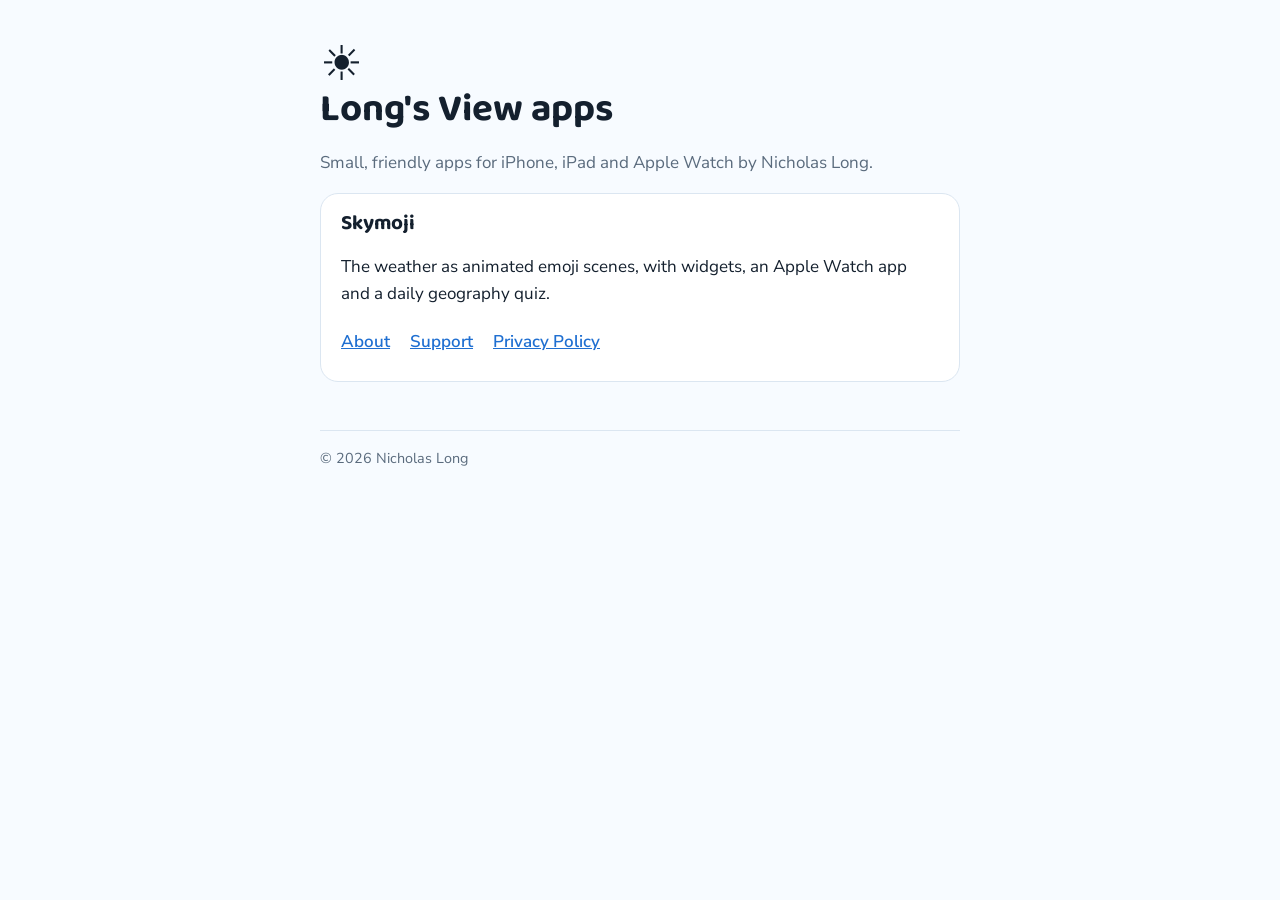
<file: index.html>
<!doctype html>
<html lang="en"><head><meta charset="utf-8"><meta name="viewport" content="width=device-width, initial-scale=1"><link rel="preconnect" href="https://fonts.googleapis.com"><link rel="stylesheet" href="https://fonts.googleapis.com/css2?family=Baloo+2:wght@700&family=Nunito+Sans:wght@400;600;700&display=swap"><link rel="stylesheet" href="/assets/site.css"><title>Long's View apps</title></head>
<body><main>
<div class="mark" aria-hidden="true">☀️</div>
<h1>Long's View apps</h1>
<p class="muted">Small, friendly apps for iPhone, iPad and Apple Watch by Nicholas Long.</p>
<div class="card">
<h2 style="margin-top:0">Skymoji</h2>
<p>The weather as animated emoji scenes, with widgets, an Apple Watch app and a daily geography quiz.</p>
<nav><a href="/skymoji/">About</a><a href="/skymoji/support/">Support</a><a href="/skymoji/privacy/">Privacy Policy</a></nav>
</div>
<footer>© 2026 Nicholas Long</footer>
</main></body></html>
</file>
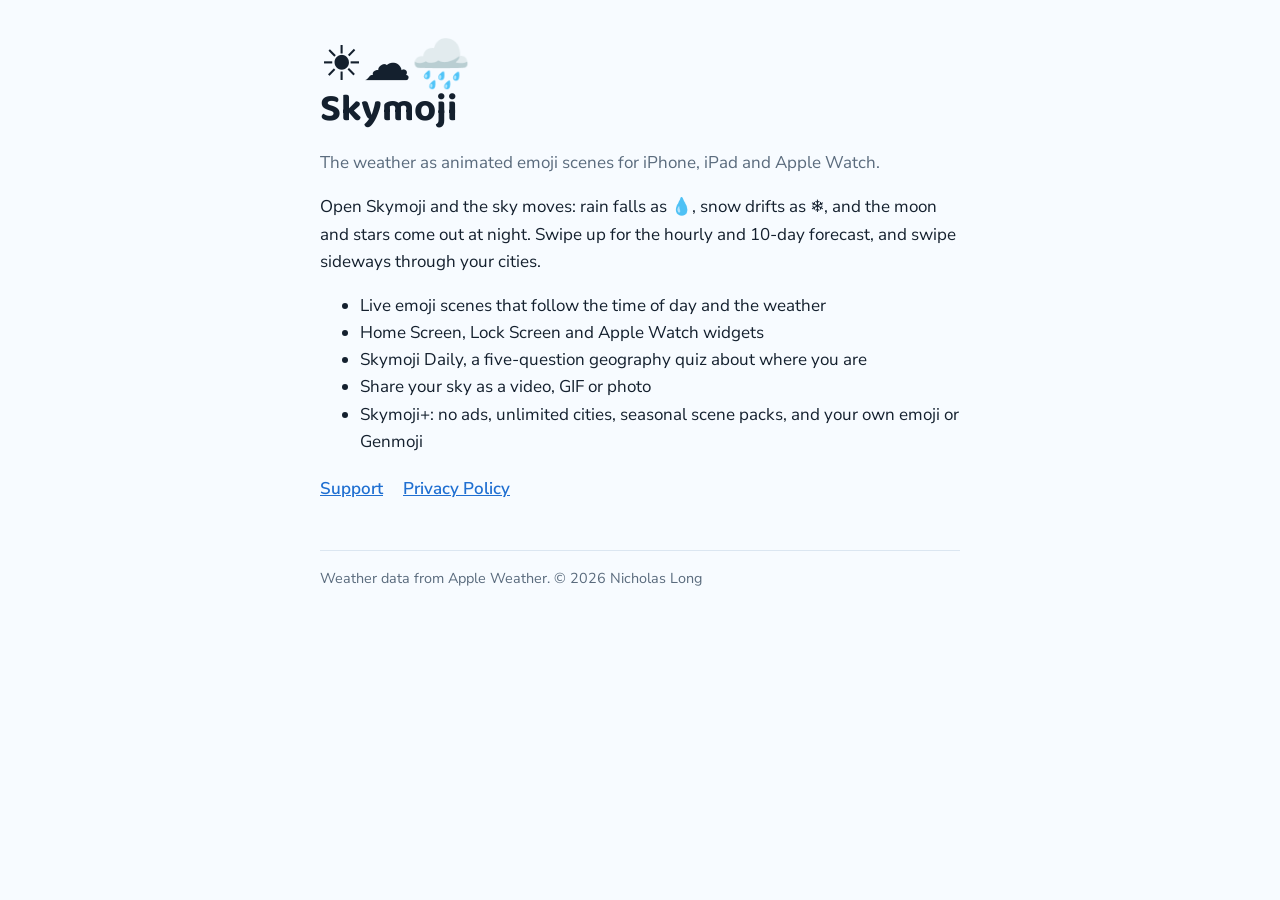
<file: skymoji/index.html>
<!doctype html>
<html lang="en"><head><meta charset="utf-8"><meta name="viewport" content="width=device-width, initial-scale=1"><link rel="preconnect" href="https://fonts.googleapis.com"><link rel="stylesheet" href="https://fonts.googleapis.com/css2?family=Baloo+2:wght@700&family=Nunito+Sans:wght@400;600;700&display=swap"><link rel="stylesheet" href="/assets/site.css"><title>Skymoji</title><meta name="description" content="The weather as animated emoji scenes for iPhone, iPad and Apple Watch."></head>
<body><main>
<div class="mark" aria-hidden="true">☀️☁️🌧️</div>
<h1>Skymoji</h1>
<p class="muted">The weather as animated emoji scenes for iPhone, iPad and Apple Watch.</p>
<p>Open Skymoji and the sky moves: rain falls as 💧, snow drifts as ❄️, and the moon and stars come out at night. Swipe up for the hourly and 10-day forecast, and swipe sideways through your cities.</p>
<ul>
<li>Live emoji scenes that follow the time of day and the weather</li>
<li>Home Screen, Lock Screen and Apple Watch widgets</li>
<li>Skymoji Daily, a five-question geography quiz about where you are</li>
<li>Share your sky as a video, GIF or photo</li>
<li>Skymoji+: no ads, unlimited cities, seasonal scene packs, and your own emoji or Genmoji</li>
</ul>
<nav><a href="/skymoji/support/">Support</a><a href="/skymoji/privacy/">Privacy Policy</a></nav>
<footer>Weather data from Apple Weather. © 2026 Nicholas Long</footer>
</main></body></html>
</file>
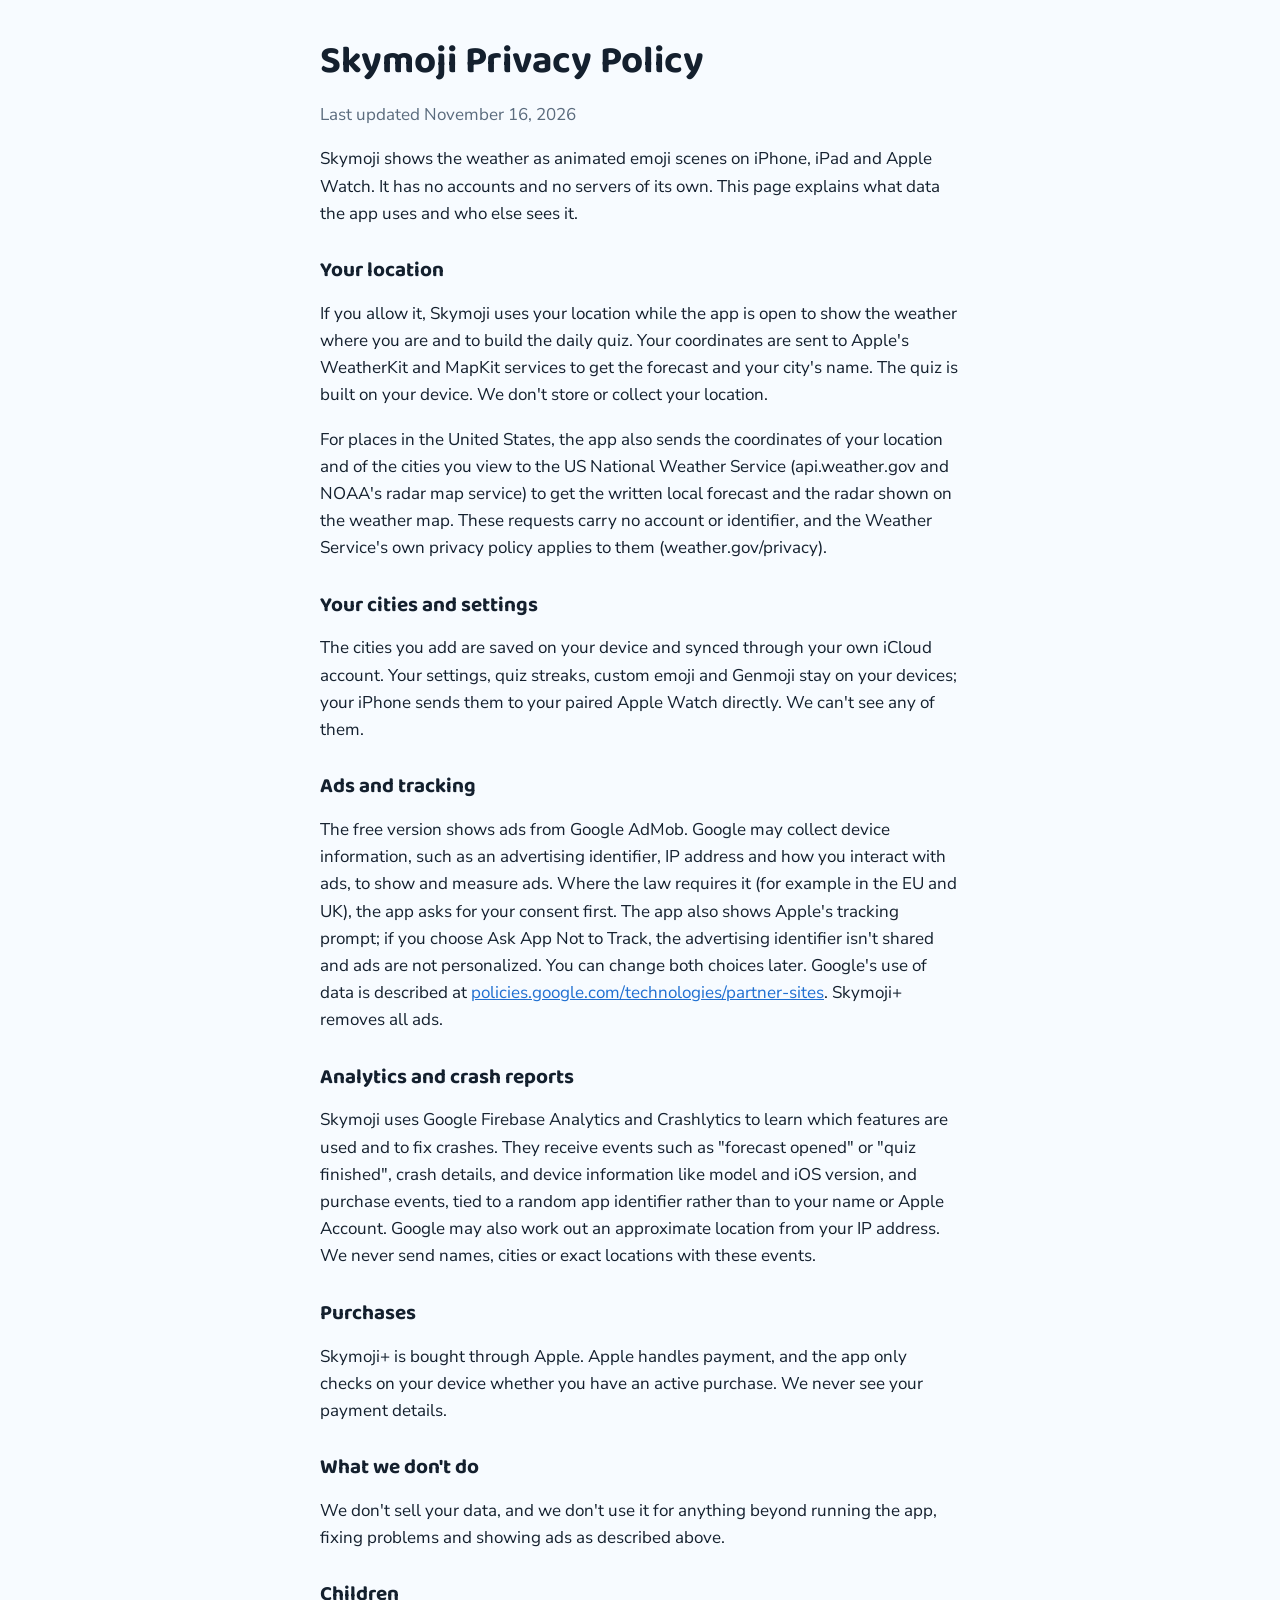
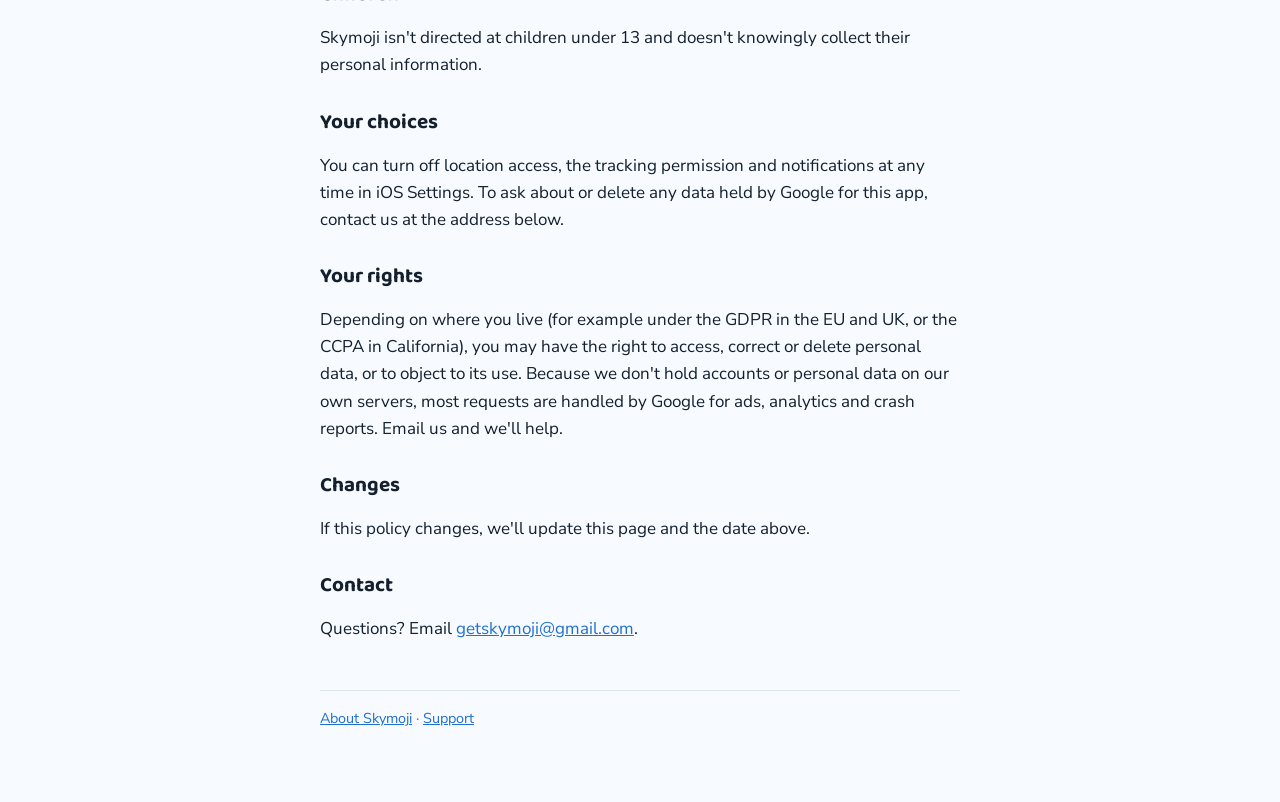
<file: skymoji/privacy/index.html>
<!doctype html>
<html lang="en"><head><meta charset="utf-8"><meta name="viewport" content="width=device-width, initial-scale=1"><link rel="preconnect" href="https://fonts.googleapis.com"><link rel="stylesheet" href="https://fonts.googleapis.com/css2?family=Baloo+2:wght@700&family=Nunito+Sans:wght@400;600;700&display=swap"><link rel="stylesheet" href="/assets/site.css"><title>Skymoji Privacy Policy</title></head>
<body><main>
<h1>Skymoji Privacy Policy</h1>
<p class="muted">Last updated November 16, 2026</p>
<p>Skymoji shows the weather as animated emoji scenes on iPhone, iPad and Apple Watch. It has no accounts and no servers of its own. This page explains what data the app uses and who else sees it.</p>

<h2>Your location</h2>
<p>If you allow it, Skymoji uses your location while the app is open to show the weather where you are and to build the daily quiz. Your coordinates are sent to Apple's WeatherKit and MapKit services to get the forecast and your city's name. The quiz is built on your device. We don't store or collect your location.</p>
<p>For places in the United States, the app also sends the coordinates of your location and of the cities you view to the US National Weather Service (api.weather.gov and NOAA's radar map service) to get the written local forecast and the radar shown on the weather map. These requests carry no account or identifier, and the Weather Service's own privacy policy applies to them (weather.gov/privacy).</p>

<h2>Your cities and settings</h2>
<p>The cities you add are saved on your device and synced through your own iCloud account. Your settings, quiz streaks, custom emoji and Genmoji stay on your devices; your iPhone sends them to your paired Apple Watch directly. We can't see any of them.</p>

<h2>Ads and tracking</h2>
<p>The free version shows ads from Google AdMob. Google may collect device information, such as an advertising identifier, IP address and how you interact with ads, to show and measure ads. Where the law requires it (for example in the EU and UK), the app asks for your consent first. The app also shows Apple's tracking prompt; if you choose Ask App Not to Track, the advertising identifier isn't shared and ads are not personalized. You can change both choices later. Google's use of data is described at <a href="https://policies.google.com/technologies/partner-sites">policies.google.com/technologies/partner-sites</a>. Skymoji+ removes all ads.</p>

<h2>Analytics and crash reports</h2>
<p>Skymoji uses Google Firebase Analytics and Crashlytics to learn which features are used and to fix crashes. They receive events such as "forecast opened" or "quiz finished", crash details, and device information like model and iOS version, and purchase events, tied to a random app identifier rather than to your name or Apple Account. Google may also work out an approximate location from your IP address. We never send names, cities or exact locations with these events.</p>

<h2>Purchases</h2>
<p>Skymoji+ is bought through Apple. Apple handles payment, and the app only checks on your device whether you have an active purchase. We never see your payment details.</p>

<h2>What we don't do</h2>
<p>We don't sell your data, and we don't use it for anything beyond running the app, fixing problems and showing ads as described above.</p>

<h2>Children</h2>
<p>Skymoji isn't directed at children under 13 and doesn't knowingly collect their personal information.</p>

<h2>Your choices</h2>
<p>You can turn off location access, the tracking permission and notifications at any time in iOS Settings. To ask about or delete any data held by Google for this app, contact us at the address below.</p>

<h2>Your rights</h2>
<p>Depending on where you live (for example under the GDPR in the EU and UK, or the CCPA in California), you may have the right to access, correct or delete personal data, or to object to its use. Because we don't hold accounts or personal data on our own servers, most requests are handled by Google for ads, analytics and crash reports. Email us and we'll help.</p>

<h2>Changes</h2>
<p>If this policy changes, we'll update this page and the date above.</p>

<h2>Contact</h2>
<p>Questions? Email <a href="mailto:getskymoji@gmail.com">getskymoji@gmail.com</a>.</p>
<footer><a href="/skymoji/">About Skymoji</a> · <a href="/skymoji/support/">Support</a></footer>
</main></body></html>
</file>
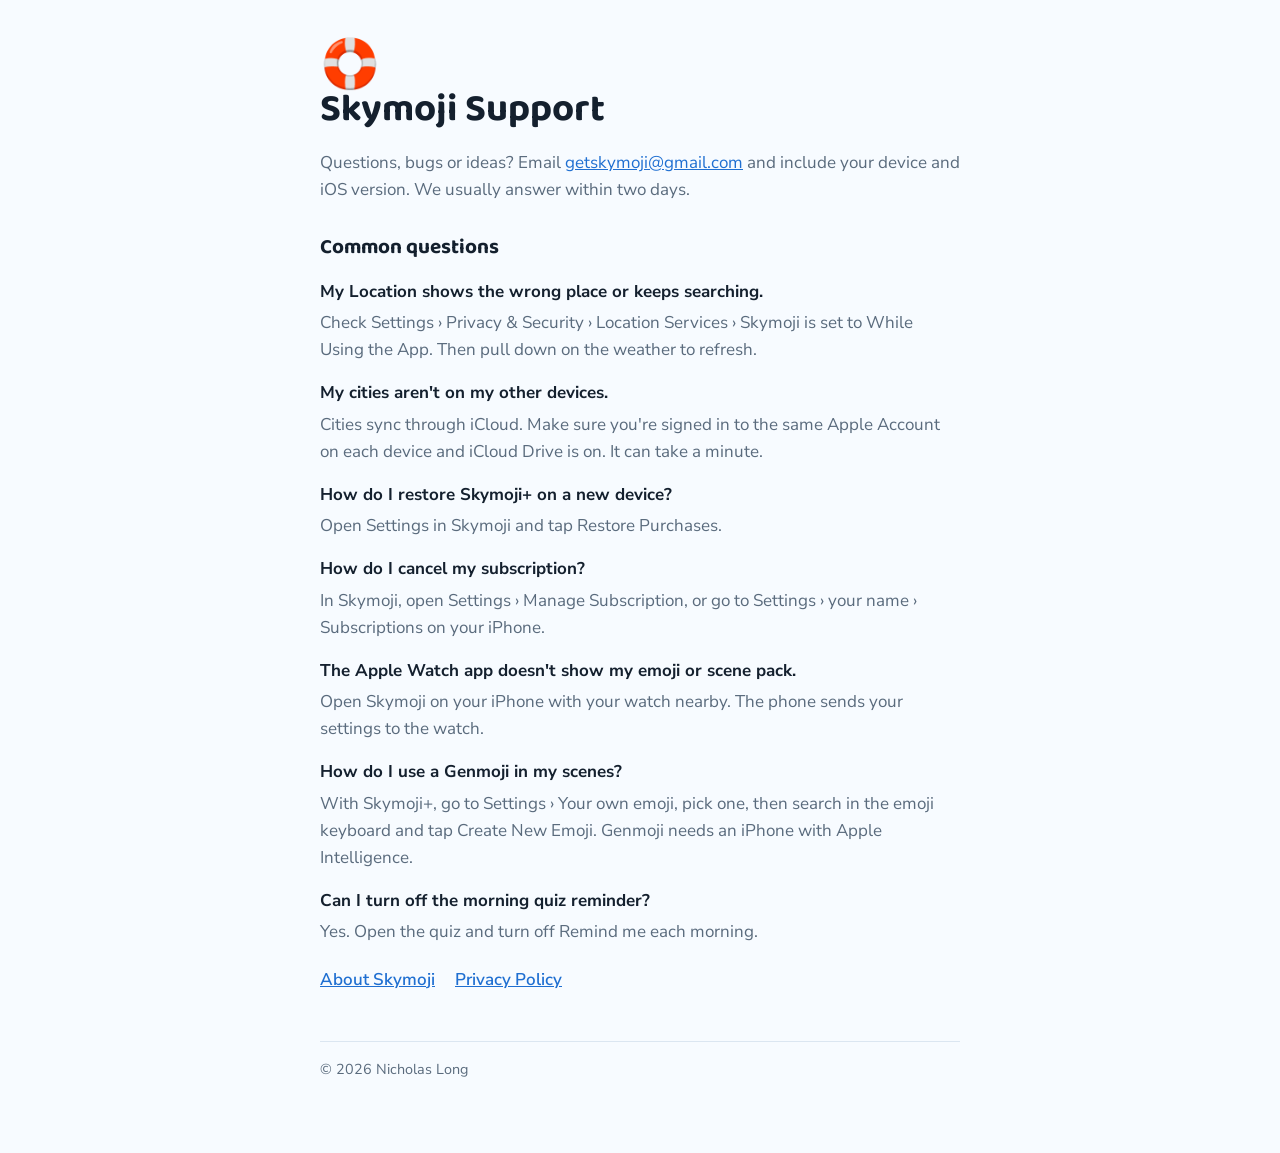
<file: skymoji/support/index.html>
<!doctype html>
<html lang="en"><head><meta charset="utf-8"><meta name="viewport" content="width=device-width, initial-scale=1"><link rel="preconnect" href="https://fonts.googleapis.com"><link rel="stylesheet" href="https://fonts.googleapis.com/css2?family=Baloo+2:wght@700&family=Nunito+Sans:wght@400;600;700&display=swap"><link rel="stylesheet" href="/assets/site.css"><title>Skymoji Support</title></head>
<body><main>
<div class="mark" aria-hidden="true">🛟</div>
<h1>Skymoji Support</h1>
<p class="muted">Questions, bugs or ideas? Email <a href="mailto:getskymoji@gmail.com">getskymoji@gmail.com</a> and include your device and iOS version. We usually answer within two days.</p>
<h2>Common questions</h2>
<dl>
<dt>My Location shows the wrong place or keeps searching.</dt>
<dd>Check Settings › Privacy &amp; Security › Location Services › Skymoji is set to While Using the App. Then pull down on the weather to refresh.</dd>
<dt>My cities aren't on my other devices.</dt>
<dd>Cities sync through iCloud. Make sure you're signed in to the same Apple Account on each device and iCloud Drive is on. It can take a minute.</dd>
<dt>How do I restore Skymoji+ on a new device?</dt>
<dd>Open Settings in Skymoji and tap Restore Purchases.</dd>
<dt>How do I cancel my subscription?</dt>
<dd>In Skymoji, open Settings › Manage Subscription, or go to Settings › your name › Subscriptions on your iPhone.</dd>
<dt>The Apple Watch app doesn't show my emoji or scene pack.</dt>
<dd>Open Skymoji on your iPhone with your watch nearby. The phone sends your settings to the watch.</dd>
<dt>How do I use a Genmoji in my scenes?</dt>
<dd>With Skymoji+, go to Settings › Your own emoji, pick one, then search in the emoji keyboard and tap Create New Emoji. Genmoji needs an iPhone with Apple Intelligence.</dd>
<dt>Can I turn off the morning quiz reminder?</dt>
<dd>Yes. Open the quiz and turn off Remind me each morning.</dd>
</dl>
<nav><a href="/skymoji/">About Skymoji</a><a href="/skymoji/privacy/">Privacy Policy</a></nav>
<footer>© 2026 Nicholas Long</footer>
</main></body></html>
</file>
<file: assets/site.css>
/* Sky by day, deep blue by night. Pages are short reading pages with one column. */
:root {
  --bg: #f7fbff; --fg: #14202e; --muted: #5a6b7d; --line: #dbe6f1; --accent: #1f6fd1; --card: #ffffff;
  --display: "Baloo 2", ui-rounded, "SF Pro Rounded", system-ui, sans-serif;
  --body: "Nunito Sans", -apple-system, system-ui, sans-serif;
  color-scheme: light;
}
@media (prefers-color-scheme: dark) {
  :root { --bg: #0d1626; --fg: #e8eef7; --muted: #9fb0c4; --line: #23324a; --accent: #7db4ff; --card: #142036; color-scheme: dark; }
}
* { box-sizing: border-box; }
body { margin: 0; background: var(--bg); color: var(--fg); font: 17px/1.6 var(--body); }
main { max-width: 680px; margin: 0 auto; padding-block: 40px 72px; padding-left: max(20px, env(safe-area-inset-left, 0px)); padding-right: max(20px, env(safe-area-inset-right, 0px)); }
h1, h2 { font-family: var(--display); line-height: 1.15; text-wrap: balance; }
h1 { font-size: 2.4rem; margin: 0 0 4px; }
h2 { font-size: 1.3rem; margin: 2rem 0 0.4rem; }
p, li { max-width: 65ch; }
a { color: var(--accent); }
a:focus-visible { outline: 2px solid var(--accent); outline-offset: 2px; border-radius: 4px; }
.muted { color: var(--muted); }
.mark { font-size: 3rem; line-height: 1; }
nav { display: flex; flex-wrap: wrap; gap: 8px 20px; margin: 20px 0 8px; font-weight: 600; }
.card { background: var(--card); border: 1px solid var(--line); border-radius: 18px; padding: 18px 20px; margin-top: 16px; }
dl { display: grid; gap: 4px 0; margin: 0; }
dt { font-weight: 700; margin-top: 12px; }
dd { margin: 0; color: var(--muted); }
footer { margin-top: 48px; padding-top: 16px; border-top: 1px solid var(--line); font-size: 0.9rem; color: var(--muted); }
</file>
